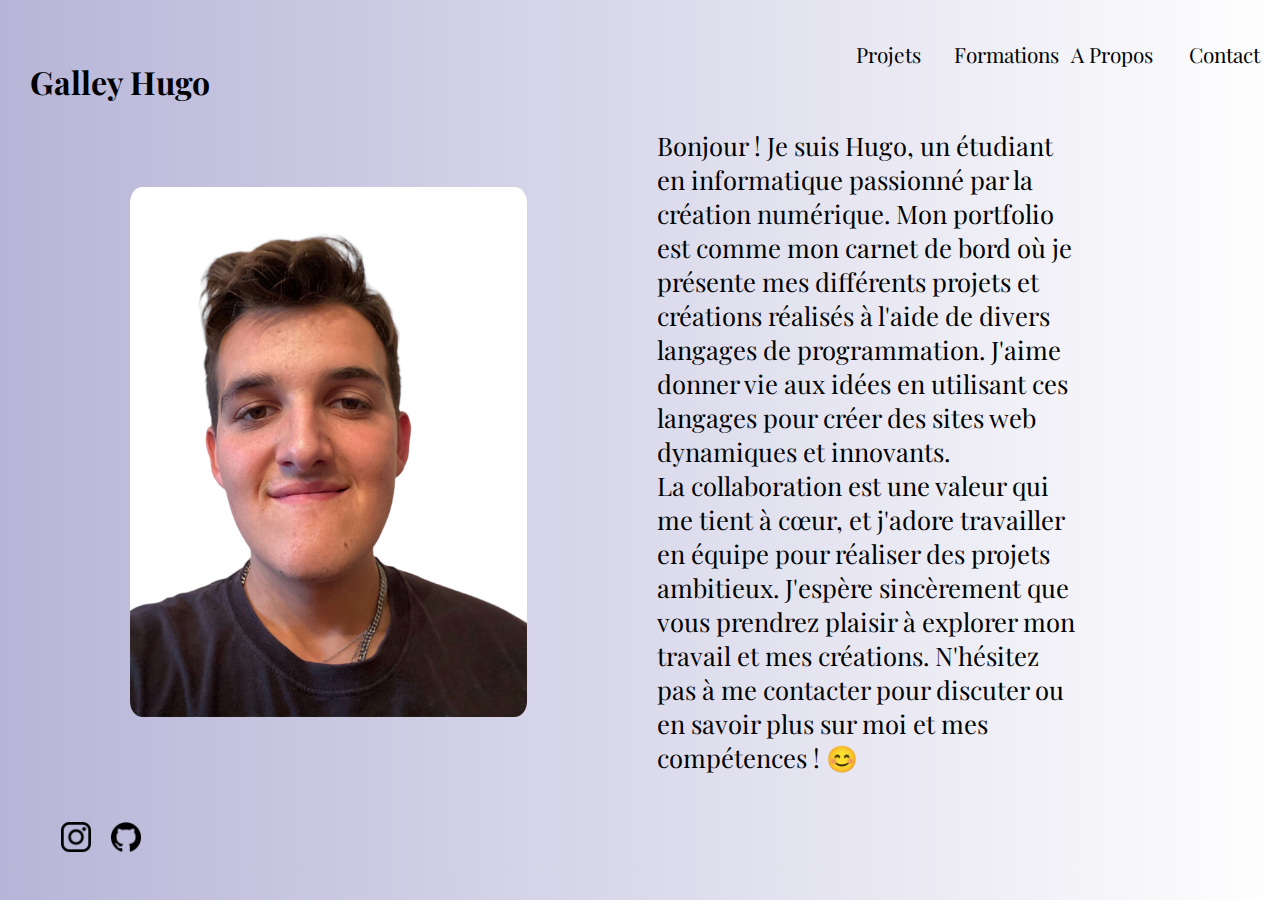
<file: index.html>
<!DOCTYPE html>
<html lang="fr">
<head>
    <meta charset="UTF-8">
    <meta name="viewport" content="width=device-width, initial-scale=1.0">
    <meta name="author" content="Galley Hugo">
    <meta name="description" content="Page d'acceuil de mon portfolio">
    <title>Acceuil</title>
    <link rel="stylesheet" href="scripts_annexs/style.css">
    <script src="scripts_annexs/script.js"></script>
    <link rel="preconnect" href="https://fonts.googleapis.com">
    <link rel="preconnect" href="https://fonts.gstatic.com" crossorigin>
    <link href="https://fonts.googleapis.com/css2?family=Playfair+Display:wght@600&display=swap" rel="stylesheet">
    
</head>
<body>
    <div class="overlay_menu_mobile" onclick="closeMenuMobile()"></div>
    <header>
    <h1><a href="index.html" id="Title">Galley Hugo</a></h1>
    <nav class="header_nav ">
        <div class="header_nav_close" onclick="closeMenuMobile()">
        <svg xmlns="http://www.w3.org/2000/svg" fill="none" viewBox="0 0 24 24" stroke-width="1.5" stroke="currentColor" class="w-6 h-6">
            <path stroke-linecap="round" stroke-linejoin="round" d="M6 18L18 6M6 6l12 12" />
          </svg>
        </div>
        <div class="logo_menu"><a href="index.html">MENU</a></div>
          
        <ul class="header_nav_menu">
            <li class="header_nav_menu_link"><a href="contact.html" class="transition-link">Contact</a></li>
            <li class="header_nav_menu_link"><a href="apropos.html" class="transition-link">A Propos</a></li>
            <li class="header_nav_menu_link"><a href="formations.html" class="transition-link">Formations</a></li>
            <li class="header_nav_menu_link"><a href="projets.html" class="transition-link">Projets</a></li>
           
          </ul>
          
          
    </nav>
    <div class="header_burger" onclick="openMenuMobile()">
        <svg xmlns="http://www.w3.org/2000/svg" fill="none" viewBox="0 0 24 24" stroke-width="1.5" stroke="currentColor" class="w-6 h-6">
            <path stroke-linecap="round" stroke-linejoin="round" d="M3.75 6.75h16.5M3.75 12h16.5m-16.5 5.25h16.5" />
          </svg> 
    </div>
</header>
    <main>
        <div class="pres">
            <img src="items/hugo.jpg" alt="photo de profil" id="profil">
            <p id="pitch">Bonjour ! Je suis Hugo, un étudiant en informatique passionné par la création numérique. Mon portfolio est comme mon carnet de bord où je présente mes différents projets et créations réalisés à l'aide de divers langages de programmation. J'aime donner vie aux idées en utilisant ces langages pour créer des sites web dynamiques et innovants. <br>

                La collaboration est une valeur qui me tient à cœur, et j'adore travailler en équipe pour réaliser des projets ambitieux. J'espère sincèrement que vous prendrez plaisir à explorer mon travail et mes créations. N'hésitez pas à me contacter pour discuter ou en savoir plus sur moi et mes compétences ! 😊</p>
    </main>
    <footer>
        <div class="social-media">
            <a href="https://instagram.com/hugigogo_?igshid=YmMyMTA2M2Y="><img src="items/insta.png" alt="logo_insta" id="logo"></a>
            <a href="https://github.com/Hugo-Galley"><img src="items/git.png" alt="logo_github" id="logo"></a>
         
        </div>
    </footer>
</body>
</html>
</file>
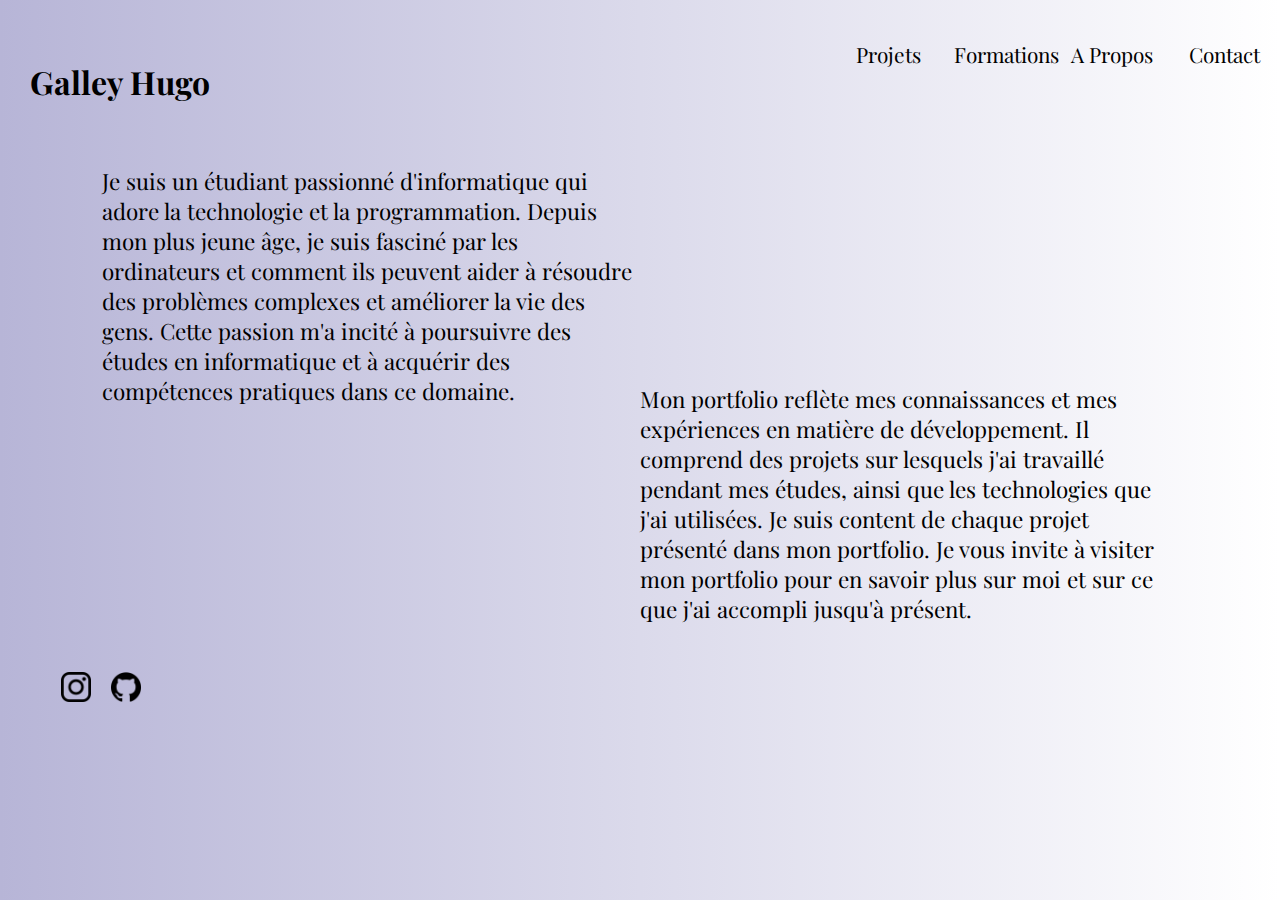
<file: apropos.html>
<!DOCTYPE html>
<html lang="fr">
<head>
    <meta charset="UTF-8">
    <meta name="viewport" content="width=device-width, initial-scale=1.0">
    <meta name="author" content="Galley Hugo">
    <meta name="description" content="Petit texte me présentant">
    <title>A Propos</title>
    <link rel="stylesheet" type="text/css" href="scripts_annexs/style.css">

    <script src="scripts_annexs/script.js"></script>
    <link rel="preconnect" href="https://fonts.googleapis.com">
    <link rel="preconnect" href="https://fonts.gstatic.com" crossorigin>
    <link href="https://fonts.googleapis.com/css2?family=Playfair+Display:wght@600&display=swap" rel="stylesheet">
    
</head>
<body>
    <div class="overlay_menu_mobile" onclick="closeMenuMobile()"></div>
    <header>
    <h1><a href="index.html" id="Title">Galley Hugo</a></h1>
    <nav class="header_nav ">
        <div class="header_nav_close" onclick="closeMenuMobile()">
        <svg xmlns="http://www.w3.org/2000/svg" fill="none" viewBox="0 0 24 24" stroke-width="1.5" stroke="currentColor" class="w-6 h-6">
            <path stroke-linecap="round" stroke-linejoin="round" d="M6 18L18 6M6 6l12 12" />
          </svg>
        </div>
        <div class="logo_menu"><a href="index.html">MENU</a></div>
          
        <ul class="header_nav_menu">
            <li class="header_nav_menu_link"><a href="contact.html" class="transition-link">Contact</a></li>
            <li class="header_nav_menu_link"><a href="apropos.html" class="transition-link">A Propos</a></li>
            <li class="header_nav_menu_link"><a href="formations.html" class="transition-link">Formations</a></li>
            <li class="header_nav_menu_link"><a href="projets.html" class="transition-link">Projets</a></li>
            

          </ul>
          
    </nav>
    <div class="header_burger" onclick="openMenuMobile()">
        <svg xmlns="http://www.w3.org/2000/svg" fill="none" viewBox="0 0 24 24" stroke-width="1.5" stroke="currentColor" class="w-6 h-6">
            <path stroke-linecap="round" stroke-linejoin="round" d="M3.75 6.75h16.5M3.75 12h16.5m-16.5 5.25h16.5" />
          </svg> 
    </div>
</header>
    <main>
        <div class="apropos">
            <p id="text_apropos_part1">Je suis un étudiant passionné d'informatique qui adore la technologie et la programmation. Depuis mon plus jeune âge, je suis fasciné par les ordinateurs et comment ils peuvent aider à résoudre des problèmes complexes et améliorer la vie des gens. Cette passion m'a incité à poursuivre des études en informatique et à acquérir des compétences pratiques dans ce domaine. <br><br></p>

               <p id="text_apropos_part2"> Mon portfolio reflète mes connaissances et mes expériences en matière de développement. Il comprend des projets sur lesquels j'ai travaillé pendant mes études, ainsi que les technologies que j'ai utilisées. Je suis content de chaque projet présenté dans mon portfolio. Je vous invite à visiter mon portfolio pour en savoir plus sur moi et sur ce que j'ai accompli jusqu'à présent.</p>
        </div>
    </main>
    <footer>
        <div class="social-media">
            <a href="https://instagram.com/hugigogo_?igshid=YmMyMTA2M2Y="><img src="items/insta.png" alt="logo_insta" id="logo"></a>
            <a href="https://github.com/Hugo-Galley"><img src="items/git.png" alt="logo_github" id="logo"></a>
         
        </div>
    </footer>
</body>
</html>
</file>
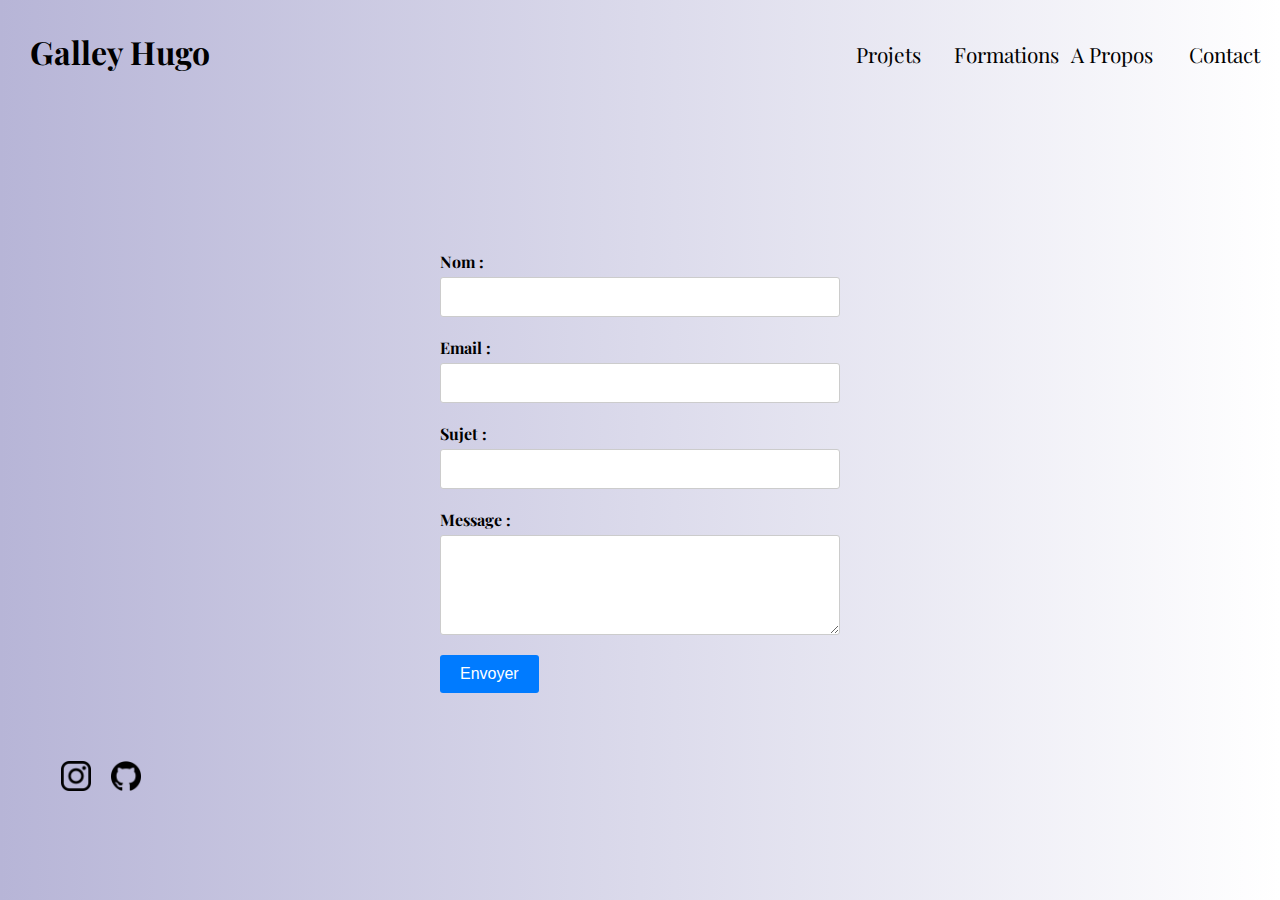
<file: contact.html>
<DOCTYPE html>
<html lang="fr">
<head>
    <meta charset="UTF-8">
    <meta name="viewport" content="width=device-width, initial-scale=1.0">
    <meta name="author" content="Galley Hugo">
    <meta name="description" content="Page de Contact">
    <title>Contact</title>
    <link rel="stylesheet" href="scripts_annexs/style.css">
    <script src="scripts_annexs/script.js"></script>
    <link rel="preconnect" href="https://fonts.googleapis.com">
    <link rel="preconnect" href="https://fonts.gstatic.com" crossorigin>
    <link href="https://fonts.googleapis.com/css2?family=Playfair+Display:wght@600&display=swap" rel="stylesheet">
    
</head>
<body>
    <div class="overlay_menu_mobile" onclick="closeMenuMobile()"></div>
    <header>
        <h1><a href="index.html" id="Title_contact">Galley Hugo</a></h1>
    <nav class="header_nav ">
        <div class="header_nav_close" onclick="closeMenuMobile()">
        <svg xmlns="http://www.w3.org/2000/svg" fill="none" viewBox="0 0 24 24" stroke-width="1.5" stroke="currentColor" class="w-6 h-6">
            <path stroke-linecap="round" stroke-linejoin="round" d="M6 18L18 6M6 6l12 12" />
          </svg>
        </div>
        <div class="logo_menu"><a href="index.html">MENU</a></div>
          
        <ul class="header_nav_menu">
            <li class="header_nav_menu_link"><a href="contact.html" class="transition-link">Contact</a></li>
            <li class="header_nav_menu_link"><a href="apropos.html" class="transition-link">A Propos</a></li>
            <li class="header_nav_menu_link"><a href="formations.html" class="transition-link">Formations</a></li>
            <li class="header_nav_menu_link"><a href="projets.html" class="transition-link">Projets</a></li>
            

          </ul>
          
    </nav>
    <div class="header_burger_contact" onclick="openMenuMobile()">
        <svg xmlns="http://www.w3.org/2000/svg" fill="none" viewBox="0 0 24 24" stroke-width="1.5" stroke="currentColor" class="w-6 h-6">
            <path stroke-linecap="round" stroke-linejoin="round" d="M3.75 6.75h16.5M3.75 12h16.5m-16.5 5.25h16.5" />
          </svg> 
    </div>
</header>
<main class="contact">
    <form action="scripts_annexs/contact.php" method="post">
        <div class="form-group">
            <label for="nom">Nom :</label>
            <input type="text" name="nom" id="nom">
        </div>
        <div class="form-group">
            <label for="email">Email :</label>
            <input type="email" name="email" id="email">
        </div>
        <div class="form-group">
            <label for="sujet">Sujet :</label>
            <input type="text" name="sujet" id="sujet">
        </div>
        <div class="form-group">
            <label for="message">Message :</label>
            <textarea name="message" id="message"></textarea>
        </div>
        <button type="submit">Envoyer</button>
    </form>

</main>

    <footer>
        <div class="social-media">
            <a href="https://instagram.com/hugigogo_?igshid=YmMyMTA2M2Y="><img src="items/insta.png" alt="logo_insta" id="logo"></a>
            <a href="https://github.com/Hugo-Galley"><img src="items/git.png" alt="logo_github" id="logo"></a>
         
        </div>
    </footer>
</body>
</html>
</file>
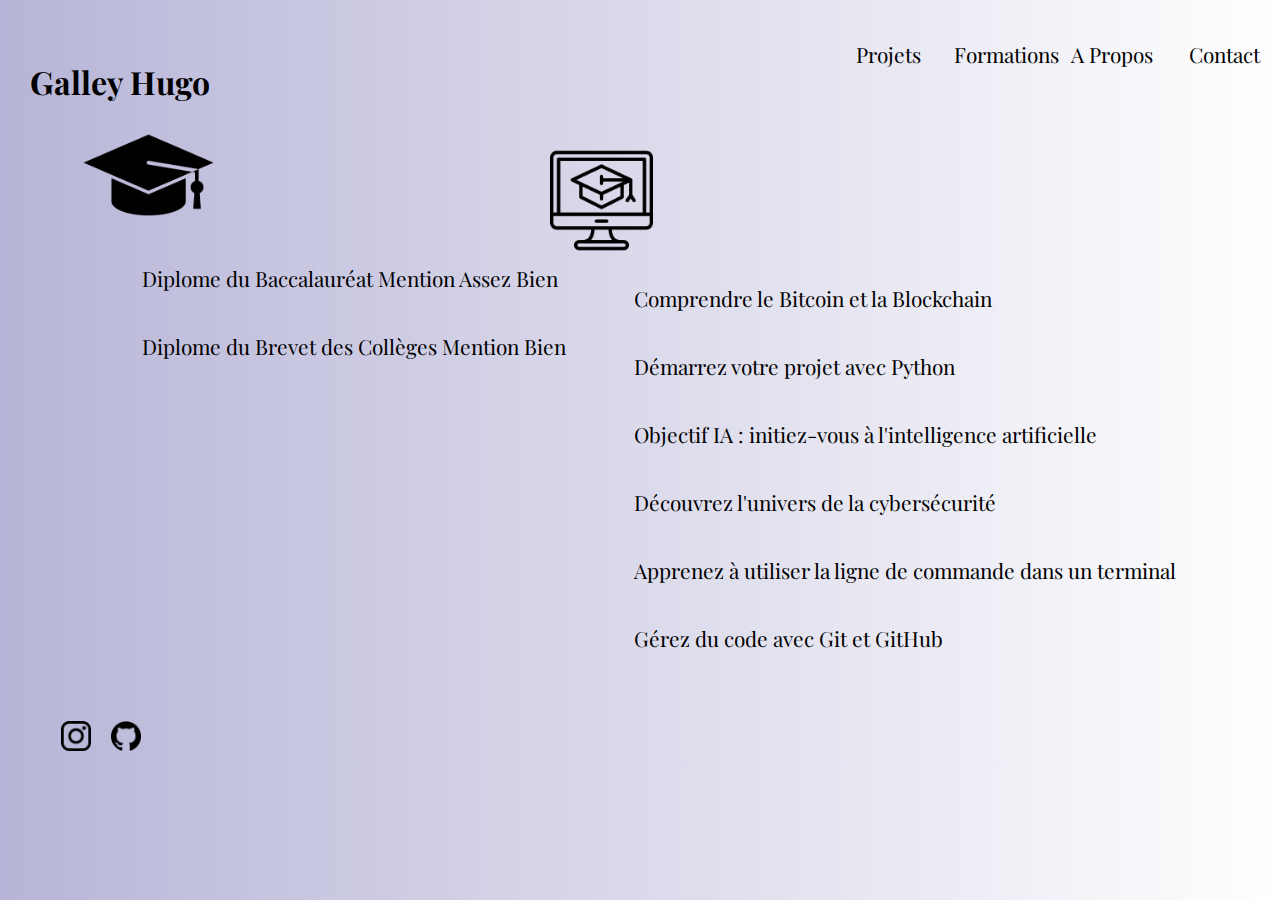
<file: formations.html>
<!DOCTYPE html>
<html lang="fr">
<head>
    <meta charset="UTF-8">
    <meta name="viewport" content="width=device-width, initial-scale=1.0">
    <meta name="author" content="Galley Hugo">
    <meta name="description" content="Appercu des formations que j'ai réaliser">
    <title>Formations</title>
    <link rel="stylesheet" href="scripts_annexs/style.css">
    <script src="scripts_annexs/script.js"></script>
    <link rel="preconnect" href="https://fonts.googleapis.com">
    <link rel="preconnect" href="https://fonts.gstatic.com" crossorigin>
    <link href="https://fonts.googleapis.com/css2?family=Playfair+Display:wght@600&display=swap" rel="stylesheet">
    
</head>
<body>
    <div class="overlay_menu_mobile" onclick="closeMenuMobile()"></div>
    <header>
    <h1><a href="index.html" id="Title">Galley Hugo</a></h1>
    <nav class="header_nav ">
        <div class="header_nav_close" onclick="closeMenuMobile()">
        <svg xmlns="http://www.w3.org/2000/svg" fill="none" viewBox="0 0 24 24" stroke-width="1.5" stroke="currentColor" class="w-6 h-6">
            <path stroke-linecap="round" stroke-linejoin="round" d="M6 18L18 6M6 6l12 12" />
          </svg>
        </div>
        <div class="logo_menu"><a href="index.html">MENU</a></div>
          
        <ul class="header_nav_menu">
            <li class="header_nav_menu_link"><a href="contact.html" class="transition-link">Contact</a></li>
            <li class="header_nav_menu_link"><a href="apropos.html" class="transition-link">A Propos</a></li>
            <li class="header_nav_menu_link"><a href="formations.html" class="transition-link">Formations</a></li>
            <li class="header_nav_menu_link"><a href="projets.html" class="transition-link">Projets</a></li>
            
          </ul>
          
    </nav>
    <div class="header_burger" onclick="openMenuMobile()">
        <svg xmlns="http://www.w3.org/2000/svg" fill="none" viewBox="0 0 24 24" stroke-width="1.5" stroke="currentColor" class="w-6 h-6">
            <path stroke-linecap="round" stroke-linejoin="round" d="M3.75 6.75h16.5M3.75 12h16.5m-16.5 5.25h16.5" />
          </svg> 
    </div>
    
</header>
    <main>
        <div class="study">
                <img src="items/diplome.png" alt="icone_diplome" id="study_logo">
                <ul id="liste_study">
                    <li>Diplome du Baccalauréat Mention Assez Bien</li>
                    <li>Diplome du Brevet des Collèges Mention Bien </li>
                </ul>
        </div>
        <div class="online_study">
            <img src="items/cours_en_ligne.png" alt="icone_online_cours" id="online_study_logo">
            <ul id="online_study_liste">
                <li> <a href="https://openclassrooms.com/fr/course-certificates/8892422877">Comprendre le Bitcoin et la Blockchain</a></li>
                <li><a href="https://openclassrooms.com/fr/course-certificates/4255737098">Démarrez votre projet avec Python</a></li>
                <li><a href="https://openclassrooms.com/fr/course-certificates/8657797298">Objectif IA : initiez-vous à l'intelligence artificielle</a></li>
                <li><a href="https://openclassrooms.com/fr/course-certificates/5842598614">Découvrez l'univers de la cybersécurité</a></li>
                <li><a href="https://openclassrooms.com/fr/course-certificates/9596233013">Apprenez à utiliser la ligne de commande dans un terminal</a></li>
                <li><a href="https://openclassrooms.com/fr/course-certificates/5585032659"> Gérez du code avec Git et GitHub</a></li>
            </ul>
        </div>
    </main>
    <footer>
        <div class="social-media">
            <a href="https://instagram.com/hugigogo_?igshid=YmMyMTA2M2Y="><img src="items/insta.png" alt="logo_insta" id="logo"></a>
            <a href="https://github.com/Hugo-Galley"><img src="items/git.png" alt="logo_github" id="logo"></a>
         
        </div>
    </footer>
</body>
</html>
</file>
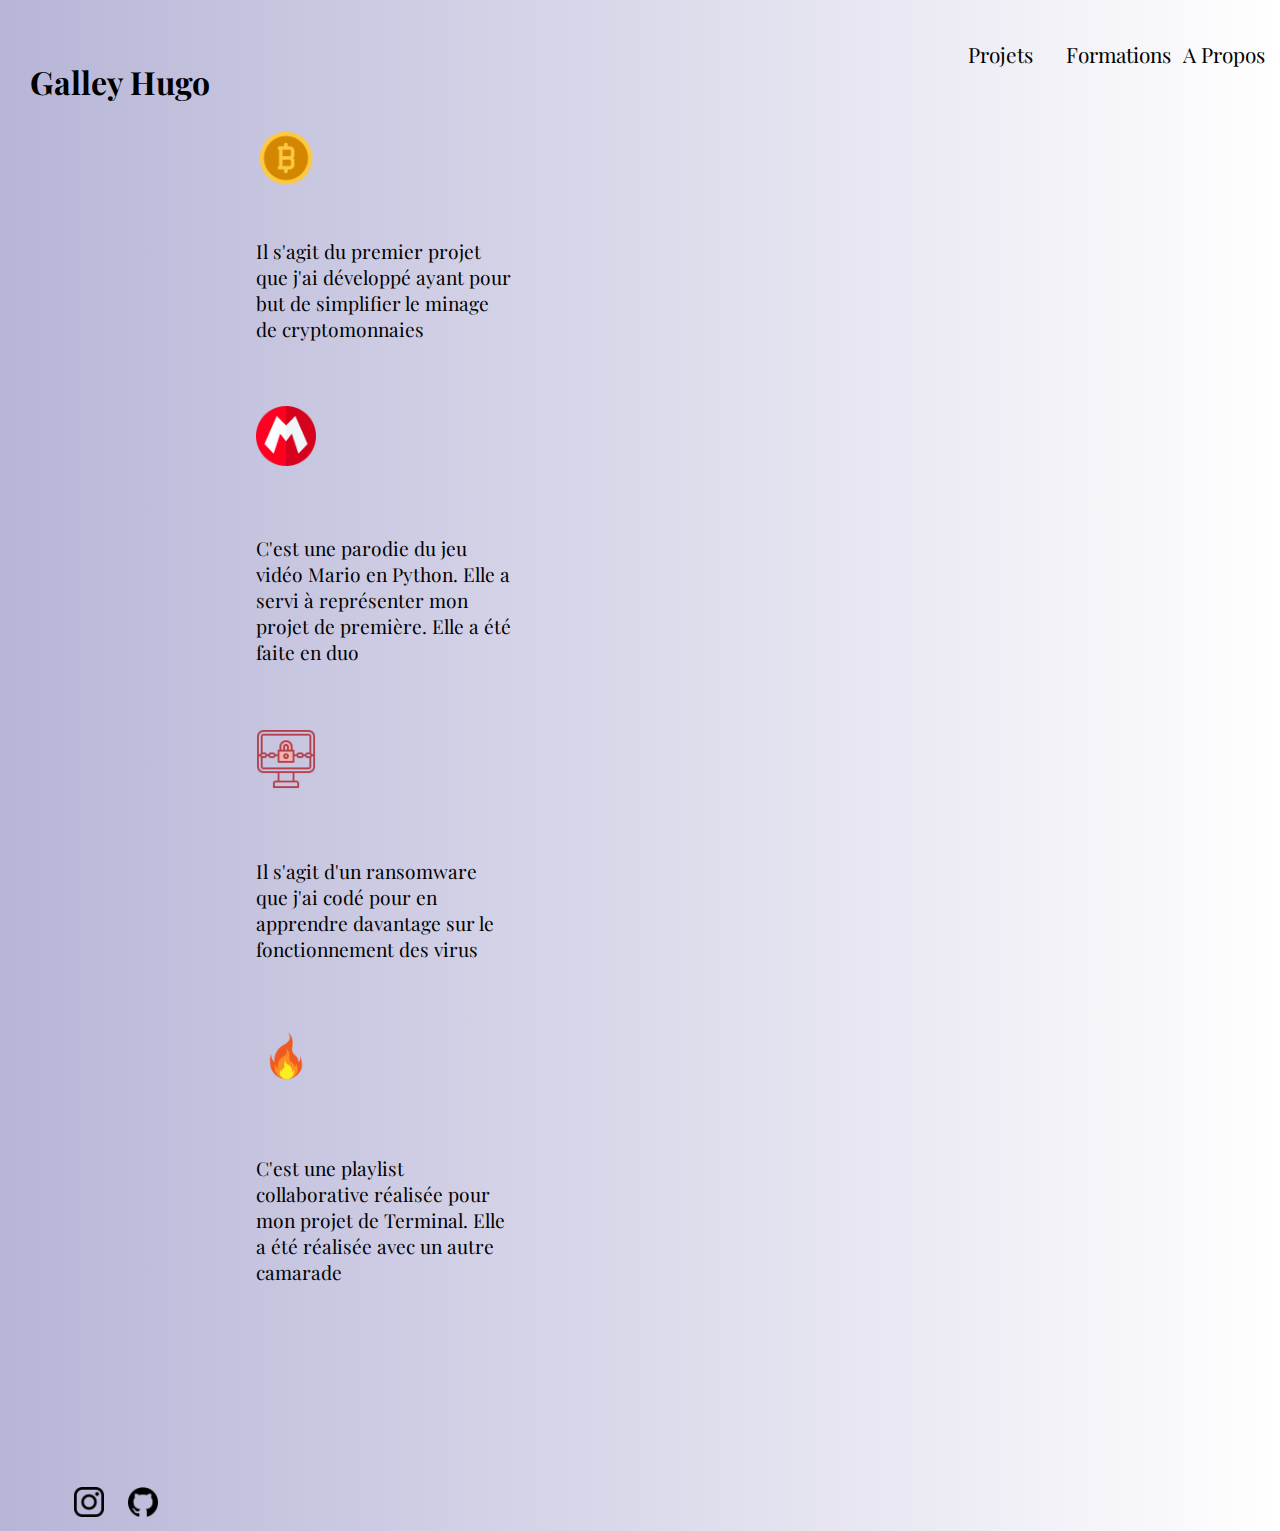
<file: projets.html>
<!DOCTYPE html>
<html lang="fr">
<head>
    <meta charset="UTF-8">
    <meta name="viewport" content="width=device-width, initial-scale=1.0">
    <meta name="author" content="Galley Hugo">
    <meta name="description" content="Appercu des projets que j'ai réaliser">
    <title>Projets</title>
    <link rel="stylesheet" href="scripts_annexs/style.css">
    <script src="scripts_annexs/script.js"></script>
    <link rel="preconnect" href="https://fonts.googleapis.com">
    <link rel="preconnect" href="https://fonts.gstatic.com" crossorigin>
    <link href="https://fonts.googleapis.com/css2?family=Playfair+Display:wght@600&display=swap" rel="stylesheet">
</head>
<body>
    <div class="overlay_menu_mobile" onclick="closeMenuMobile()"></div>
    <header>
    <h1><a href="index.html" id="Title">Galley Hugo</a></h1>
    <nav class="header_nav ">
        <div class="header_nav_close" onclick="closeMenuMobile()">
        <svg xmlns="http://www.w3.org/2000/svg" fill="none" viewBox="0 0 24 24" stroke-width="1.5" stroke="currentColor" class="w-6 h-6">
            <path stroke-linecap="round" stroke-linejoin="round" d="M6 18L18 6M6 6l12 12" />
          </svg>
        </div>
        <div class="logo_menu"><a href="index.html">MENU</a></div>
          
        <ul class="header_nav_menu">
            <li class="header_nav_menu_link"><a href="apropos.html" class="transition-link">A Propos</a></li>
            <li class="header_nav_menu_link"><a href="formations.html" class="transition-link">Formations</a></li>
            <li class="header_nav_menu_link"><a href="projets.html" class="transition-link">Projets</a></li>
          </ul>
          
    </nav>
    <div class="header_burger" onclick="openMenuMobile()">
        <svg xmlns="http://www.w3.org/2000/svg" fill="none" viewBox="0 0 24 24" stroke-width="1.5" stroke="currentColor" class="w-6 h-6">
            <path stroke-linecap="round" stroke-linejoin="round" d="M3.75 6.75h16.5M3.75 12h16.5m-16.5 5.25h16.5" />
          </svg> 
    </div>
</header>
<main>
    <div class="projets">
        <a href="https://github.com/Hugo-Galley/How-To-Mine" target="_blank"><img src="items/bitcoin.png" alt="logo_bitcoin" id="logo_bitcoin"></a>
        <p id="text_btc">Il s'agit du premier projet que j'ai développé ayant pour but de simplifier le minage de cryptomonnaies</p>
        <a href="https://github.com/Hugo-Galley/Mario-in-Pygame" target="_blank"><img src="items/mario-logo.png" alt="logo_mario" id="logo_mario"></a>
        <p id="text_mario">C'est une parodie du jeu vidéo Mario en Python. Elle a servi à représenter mon projet de première. Elle a été faite en duo</p>
        <a href="https://github.com/Hugo-Galley/Ransomware" target="_blank"><img src="items/virus.png" alt="logo_virus" id="logo_virus"></a>
        <p id="text_virus">Il s'agit d'un ransomware que j'ai codé pour en apprendre davantage sur le fonctionnement des virus</p>
        <a href="http://firetrack.space" target="_blank"><img src="items/fire.png" alt="logo_fire" id="logo_fire"></a>
        <p id="text_fire">C'est une playlist collaborative réalisée pour mon projet de Terminal. Elle a été réalisée avec un autre camarade</p>
    </div>
</main>
<footer>
    <div class="social-media_projets">
        <a href="https://instagram.com/hugigogo_?igshid=YmMyMTA2M2Y="><img src="items/insta.png" alt="logo_insta" id="logo"></a>
        <a href="https://github.com/Hugo-Galley"><img src="items/git.png" alt="logo_github" id="logo"></a>
     
    </div>
</footer>
</body>
</html>
</file>
<file: scripts_annexs/style.css>
/* code réaliser par Hugo Galley */

body{
    font-family: 'Playfair Display', serif;
    background:linear-gradient(90deg, rgba(183,181,215,1) 0%, rgba(255,255,255,1) 100%, rgba(0,212,255,1) 100%);
}
body.transitioning{
    opacity: 0;
    transform: translateY(20px);
    transition: opacity 0.5s ease-in-out , transform 0.5s ease-in-out;
}
*{
    margin: 0px;
    padding: 0px;
}
body, nav, ul, li {
    margin: 0;
    padding: 0;
}
header{
    width: calc(100% - 40px);
}
nav {
    
    position: absolute; 
    top: 0; 
    right: 0;
    float: right;
    width: 35%;
    margin: 0 auto;
}
nav a {
    position: relative;
    font-size: 1.3em;
    display: block;
    text-decoration: none;
    color: black;
    border-bottom: 2px solid transparent;
    padding: 10px;
}
nav a::before{
    content: '';
    position: absolute;
    width: 100%;
    height: 2px;
    border-radius: 2px;
    background-color: #18272F;
    bottom: 0;
    left: 0;
    transform-origin: right;
    transform: scaleX(0);
    transition: transform .3s ease-in-out;
  }

nav a:hover::before{
        transform-origin: left;
        transform: scaleX(1);
}

nav ul {
    margin-top: 30px;
    list-style: none;
}
nav li {
    float: right;
    width: 25%;
    text-align: center;
}
nav::after{
    content: "";
    display: table;
    clear: both;
}
#Title{
    margin-top : 30px;
    position: absolute;
    text-decoration: none;
    color: black;
    display: flex; 
    justify-content: space-between; 
    align-items: center; 
    padding: 30px; 
}
#Title_contact{
    text-decoration: none;
    color: black;
    justify-content: space-between;
    align-items: center;
    padding: 30px;
    display: flex;

}
.pres{
    display: flex;
    align-items: center;
}
#profil{
    width: 31%;
    height: 31%;
    border-radius: 3%;
    margin: 130px;
    margin-bottom:0px;
}

#pitch{
    font-size: 1.6em;
    width: 33%;
    height: 50%;
    text-align: left;
    margin-top: 10%;
}
.social-media{
    display: flex;
    align-items: center;
    margin-top: 3%;
    margin-left: 4%;
}
#logo{
    width:30px;
    height: 30px;
    padding: 10px;
}

#logo:hover{
    transform: rotate(15deg);
}
.study{
    display: flex;
    flex-direction: column;
    margin-left: -4%;

}
#study_logo{
    margin-top: 10%;
    margin-left: 10%;
    width: 10%;
    height: 10%;
}
#liste_study{
    margin-top: 2%;
    margin-left: 13%;
}
#liste_study li{
    font-size: 1.3em;
    padding: 20px;
    list-style: none;
}
.online_study{
    display: flex;
    flex-direction: column;
   
}
#online_study_logo{
    width: 8%;
    height: 8%;
    margin-left: 43%;
    margin-top: -18% ;
}
#online_study_liste{
    margin-left: 48%;
    margin-top: 1%;
    font-size: 1.3em;
    list-style: none;
}
.online_study li {
    padding: 20px;
}
#online_study_liste a {
    text-decoration: none;
    color: black;
}
#online_study_liste a:hover {
    font-size: 1.2em;
    transition: all 0.2s;
    color: black;
}
.projets{
    font-size: 1.2em;
    display: flex;
    flex-direction:row;
}
#logo_bitcoin{
    width: 60px;
    height: 60px; 
    margin-left: 280%;
    margin-top: 550%;
}
#text_btc{
    width: 20%;
    margin-top: 30%;
}
#logo_mario{
    width: 60px;
    height: 60px;
    margin-top: 550%;
    margin-left: 250%;
}
#text_mario{
    width: 20%;
    margin-top: 30%;
    margin-left: -1%;
}
#logo_virus{
    width: 60px;
    height: 60px;
    margin-top: 550%;
    margin-left: 250%;
}
#text_virus{
    width: 20%;
    margin-top: 30%;
    margin-left: -1%;
}
#logo_fire{
    width: 60px;
    height: 60px;
    margin-top: 550%;
    margin-left: 250%;
}
#text_fire{
    width: 20%;
    margin-top: 30%;
}
.apropos{
    display: flex;
}
#text_apropos_part1{
    font-size: 1.4em;
    width: 180%;
    margin-top: 13%;
    margin-left: 8%;
}
#text_apropos_part2{
    font-size: 1.4em;
    width: 180%;
    margin-top: 30%;
    margin-right: 8%;
}
.header_burger, .header_burger_contact{
    float: right;
    display: none;
}
.header_nav_close{
    display: none;
}
.logo_menu{
    display: none;
}
.social-media_projets{
    margin-top: 15%;
    margin-left: 5%;
}

.contact{
    margin-top: 10%;
}
form {
    max-width: 400px;
    margin: 0 auto;
    padding: 20px;
}

.form-group {
    margin-bottom: 20px;
}

label {
    display: block;
    font-weight: bold;
    margin-bottom: 5px;
}

input[type="text"],
input[type="email"],
textarea {
    width: 100%;
    padding: 10px;
    border: 1px solid #ccc;
    border-radius: 3px;
    font-size: 16px;
}

textarea {
    height: 100px;
}

button {
    background-color: #007bff;
    color: #fff;
    padding: 10px 20px;
    border: none;
    border-radius: 3px;
    font-size: 16px;
    cursor: pointer;
}

button:hover {
    background-color: #0056b3;
}

@media screen and (max-width:1300px){
    .projets{
        display: flex;
        flex-direction: column;
    }
    #logo_bitcoin{
        width: 60px;
        height: 60px; 
        margin-left: 20%;
        margin-top: 10%;
    }
    #text_btc{
        width: 20%;
        margin-top: 5cqh;
        margin-left: 20%;
    }
    #logo_mario{
        width: 60px;
        height: 60px;
        margin-top: 5%;
        margin-left: 20%;
    }
    #text_mario{
        width: 20%;
        margin-top: 5%;
        margin-left: 20%;
    }
    #logo_virus{
        width: 60px;
        height: 60px;
        margin-top: 5%;
        margin-left: 20%;
    }
    #text_virus{
        width: 20%;
        margin-top: 5%;
        margin-left: 20%;
    }
    #logo_fire{
        width: 60px;
        height: 60px;
        margin-top: 5%;
        margin-left: 20%;
    }
    #text_fire{
        width: 20%;
        margin-top: 5%;
        margin-left: 20%;
    }
    .header_nav_menu a::before{
        width: 200%;
    }
    .header_nav a::before{
        height: 4px;
    }


}
@media screen and (max-width:1100px) {
    
    
    .header_burger{
        display: block;
        cursor: pointer;
    }
    .header_burger svg{
        margin-top: 30px;
        stroke: black;
        width: 50px;
        height: 50px;
    }
    .header_burger_contact{
        display: block;
        cursor: pointer;
    }
    .header_burger_contact svg{
        float: right;
        margin-top: -10px;
        stroke: black;
        width: 50px;
        height: 50px;
    }
    .header_nav{
        position: fixed;
        top: 0;
        right: 0;
        width: 300px;
        height: 100vh;
        background:linear-gradient(90deg, rgba(183,181,215,1) 0%, rgba(255,255,255,1) 100%, rgba(0,212,255,1) 100%);
        display: flex;
        align-items: center;
        justify-content: center;
        transform: translateX(100%);
        display: none;
        transition: 0.3s transform ease-in-out ;
        box-shadow: rgba(0, 0, 0, 0.25) 0px 54px 55px, rgba(0, 0, 0, 0.12) 0px -12px 30px, rgba(0, 0, 0, 0.12) 0px 4px 6px, rgba(0, 0, 0, 0.17) 0px 12px 13px, rgba(0, 0, 0, 0.09) 0px -3px 5px;
    }
    .header_nav_menu{
       margin-bottom: 15%;
    }
    .logo_menu{
        display: block;
        position: fixed;
        top: 0;
        right: 0;
        font-size: 1.3em;
        margin-right: 34%;
        margin-top: 10%;
    }
    .header_nav.open{
        font-size: 2em;
        margin-bottom: 20%;
        display: flex;
        animation: transformMenu 300ms ease-in-out forwards;
    }
    @keyframes transformMenu{
        0%{
            transform: translateX(100%);
        }
        100%{
            transform: initial
        }
        
    }
    .header_nav_menu{
        display: flex;
        flex-direction: column;
    }
    .header_nav_close{
        display: block;
        stroke: black;
        width: 50px;
        height: 50px;
        position: absolute;
        top: 16px;
        right: 16px;
        cursor: pointer;
    }
    .overlay_menu_mobile{
        position: fixed;
        top: 0;
        left: 0;
        width: 100vw;
        height: 100vh;
        background: rgba(0, 0, 0, 0.6);
        display: none;
    }
    .overlay_menu_mobile.open{
        display: block;
    }

    .projets{
        flex-direction:column;
    }
    #logo_bitcoin{
        margin-top: 30%;
        margin-left: 35%;
    }
    #text_btc{
        margin-top: 8%;
        margin-left: 30%;
        width: auto;
    }
    #logo_mario{
        margin-top: 10%;
        margin-left: 35%;
    }
    #text_mario{
        margin-top: 10%;
        margin-left: 30%;
        width: auto;
    }
    #logo_virus{
        margin-top: 10%;
        margin-left: 35%;
    }
    #text_virus{
        width: auto;
        margin-top: 10%;
        margin-left: 30%;
    }
    #logo_fire{
        margin-top: 10%;
        margin-left: 33%;
    }
    #text_fire{
        width: auto;
        margin-top: 10%;
        margin-left: 30%;
    }
    #pitch{
        font-size: 1em;
        width: auto;
        margin-left: 15%;
    }
    .pres{
        flex-direction: column;
    }
    .social-media{
        margin-left: 46%;
    }
    #profil{
        margin-left: 25%;
    }
    #text_apropos_part1{
        width: auto;
        margin-top: 28%;
        font-size: 1.3em;
        margin-right: 10%;
    }
    #text_apropos_part2{
        margin-top: 45%;
        width: auto;
        font-size: 1.3em;
    }
    #online_study_logo{
        margin-left: 8%;
        margin-top: 5%;
    }
    #online_study_liste{
        margin-left: 10%;
    }
}

@media screen and (max-width:850px){
    .apropos{
        display: flex;
        flex-direction: column;
    }
    #text_apropos_part2{
        margin-top: 10%;
        margin-left: 8%;
    }
    .social-media{
        margin-left: 40%;
    }
    .social-media_projets{
        margin-left: 40%;
    }
    #profil{
        margin-right: 10%;
    }
    .pres{
        margin-left: 10%;
    }
}
@media screen and (max-height:450px){

    .logo_menu{
        font-size: 0.7em;
    }
    .header_nav_menu{
        font-size: 0.7em;
    }

}
</file>
